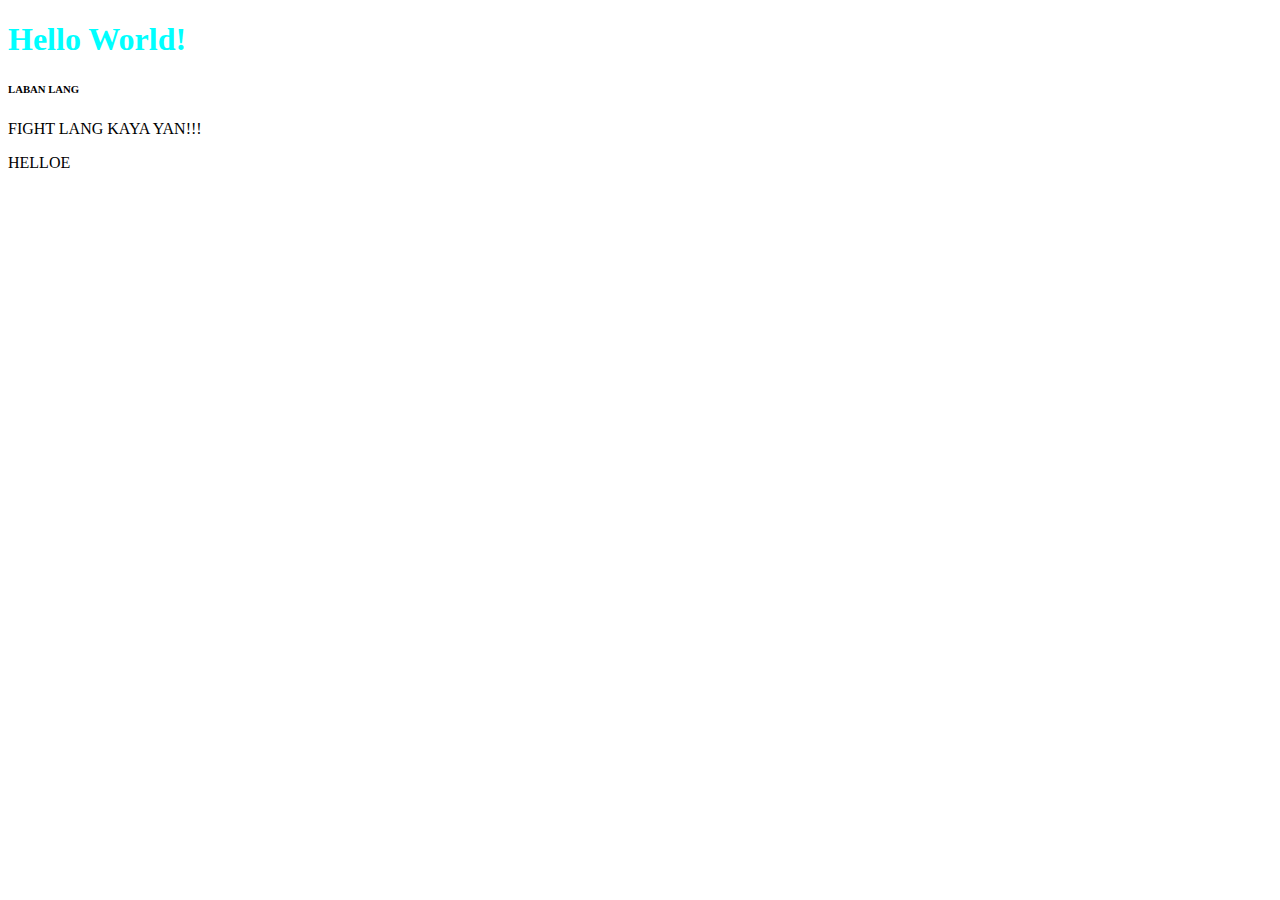
<file: index.html>
<!DOCTYPE html>
<html lang="en">
<head>
    <meta charset="UTF-8">
    <meta name="viewport" content="width=device-width, initial-scale=1.0">
    <title>Mic Test</title>
    <link rel="stylesheet" href="style.css">
</head>
<body>

<h1>Hello World!</h1>
<h6>LABAN LANG </h6>
<article>
    <p>FIGHT LANG KAYA YAN!!!</p>
    <p>HELLOE</p>
</article>

<script src="script.js"></script>
    
</body>
</html>
</file>
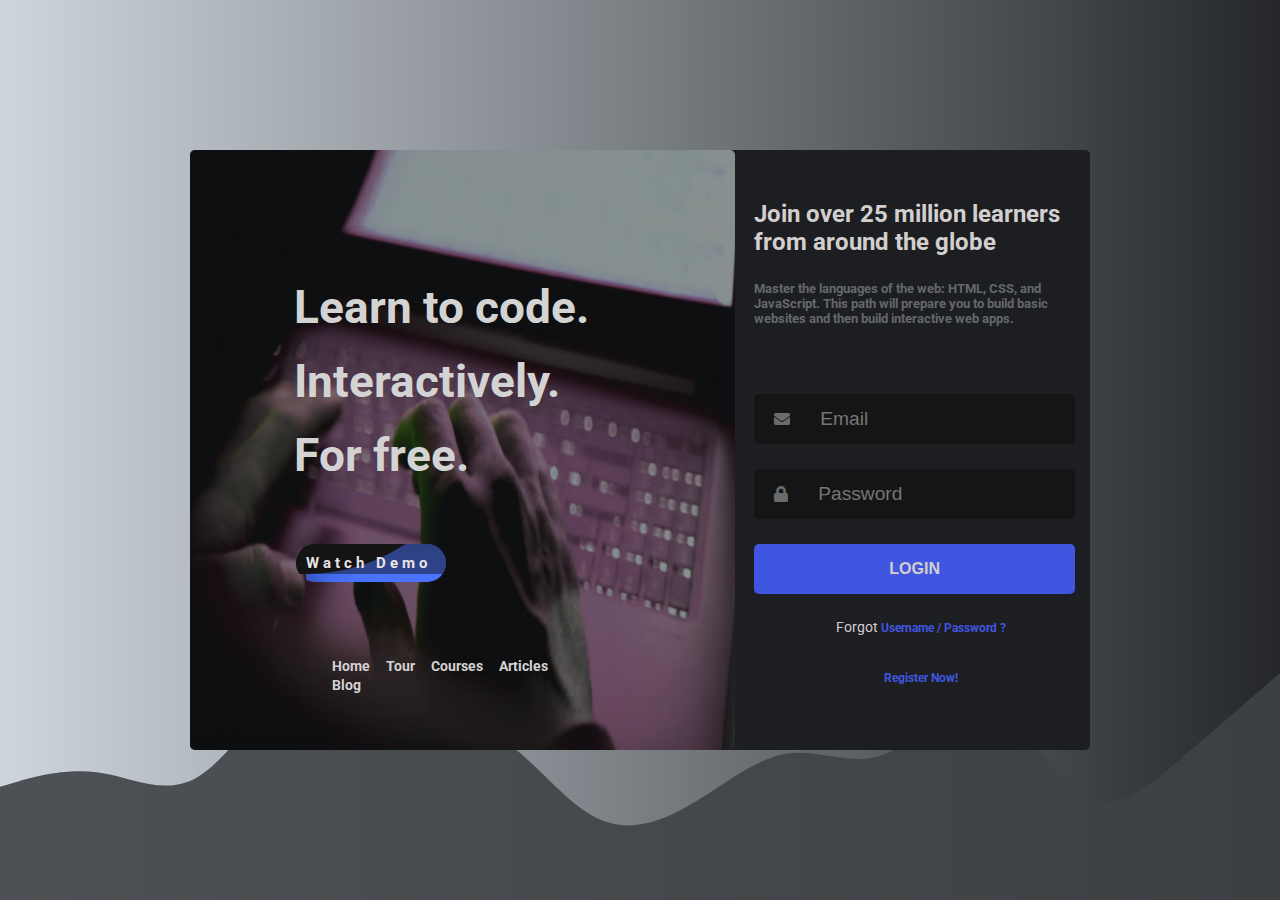
<file: authentication/login.html>
<!DOCTYPE html>
<html>
<head>
    <meta charset="utf-8" />
    <title>Login Form</title>
    <meta name="viewport" content="width=device-width, initial-scale=1.0">
    <link rel="stylesheet" href="https://use.fontawesome.com/releases/v5.3.1/css/all.css" crossorigin="anonymous">
    <link href="https://fonts.googleapis.com/css?family=Roboto:300,400" rel="stylesheet">
    <link rel="stylesheet" href="css/login.css">
    <link rel="icon" type="icon" href="logo.png">
</head>
<body>
    <div id="full_container">
        <div id="left_container">
            <img src="computer.jpg" alt="computer">
            <h1 class="h1_message">
                <li>Learn to code.</li>
                <li>Interactively.</li>
                <li>For free.</li>
            </h1>
            <a id="button" href="#"><span>Watch demo<div class="liquid"></div></span></a>
            <ul class="ul_navi">
			    <li><a href="#">Home</a></li>
                <li><a href="#">Tour</a></li>
                <li><a href="#">Courses</a></li>
			    <li><a href="#">Articles</a></li>
			    <li><a href="#">Blog</a></li>
            </ul>
        </div>

        <div id="right_container">
            <h2>Join over 25 million learners from around the globe</h2>
            <h5>Master the languages of the web: HTML, CSS, and JavaScript. This path will prepare you to build basic websites and then build interactive web apps.</h5><br>
            <div class="input_container">
                <i class="fas fa-envelope"></i>
                <input placeholder="Email" type="email" name="Email" id="field_email" class='input_field'>
            </div>
            <div class="input_container">
                <i class="fas fa-lock"></i>
                <input  placeholder="Password" type="password" name="Password" id="field_password" class='input_field'>
            </div>
            <input type="submit" value="Login" id='input_submit' class='input_field'>
            <span id='forgot'>Forgot <a href="#"> Username / Password ?</a></span>
            <span id='register'>
                <a href="#">Register Now!</a>
            </span>
        </div>
    </div>
    <svg class="wave" xmlns="http://www.w3.org/2000/svg" viewBox="0 0 1440 320"><path fill="#3f4246" fill-opacity="0.9" d="M0,192L18.5,186.7C36.9,181,74,171,111,176C147.7,181,185,203,222,181.3C258.5,160,295,96,332,85.3C369.2,75,406,117,443,128C480,139,517,117,554,133.3C590.8,149,628,203,665,224C701.5,245,738,235,775,213.3C812.3,192,849,160,886,154.7C923.1,149,960,171,997,154.7C1033.8,139,1071,85,1108,96C1144.6,107,1182,181,1218,202.7C1255.4,224,1292,192,1329,160C1366.2,128,1403,96,1422,80L1440,64L1440,320L1421.5,320C1403.1,320,1366,320,1329,320C1292.3,320,1255,320,1218,320C1181.5,320,1145,320,1108,320C1070.8,320,1034,320,997,320C960,320,923,320,886,320C849.2,320,812,320,775,320C738.5,320,702,320,665,320C627.7,320,591,320,554,320C516.9,320,480,320,443,320C406.2,320,369,320,332,320C295.4,320,258,320,222,320C184.6,320,148,320,111,320C73.8,320,37,320,18,320L0,320Z"></path></svg>
</body>
</html>
</file>
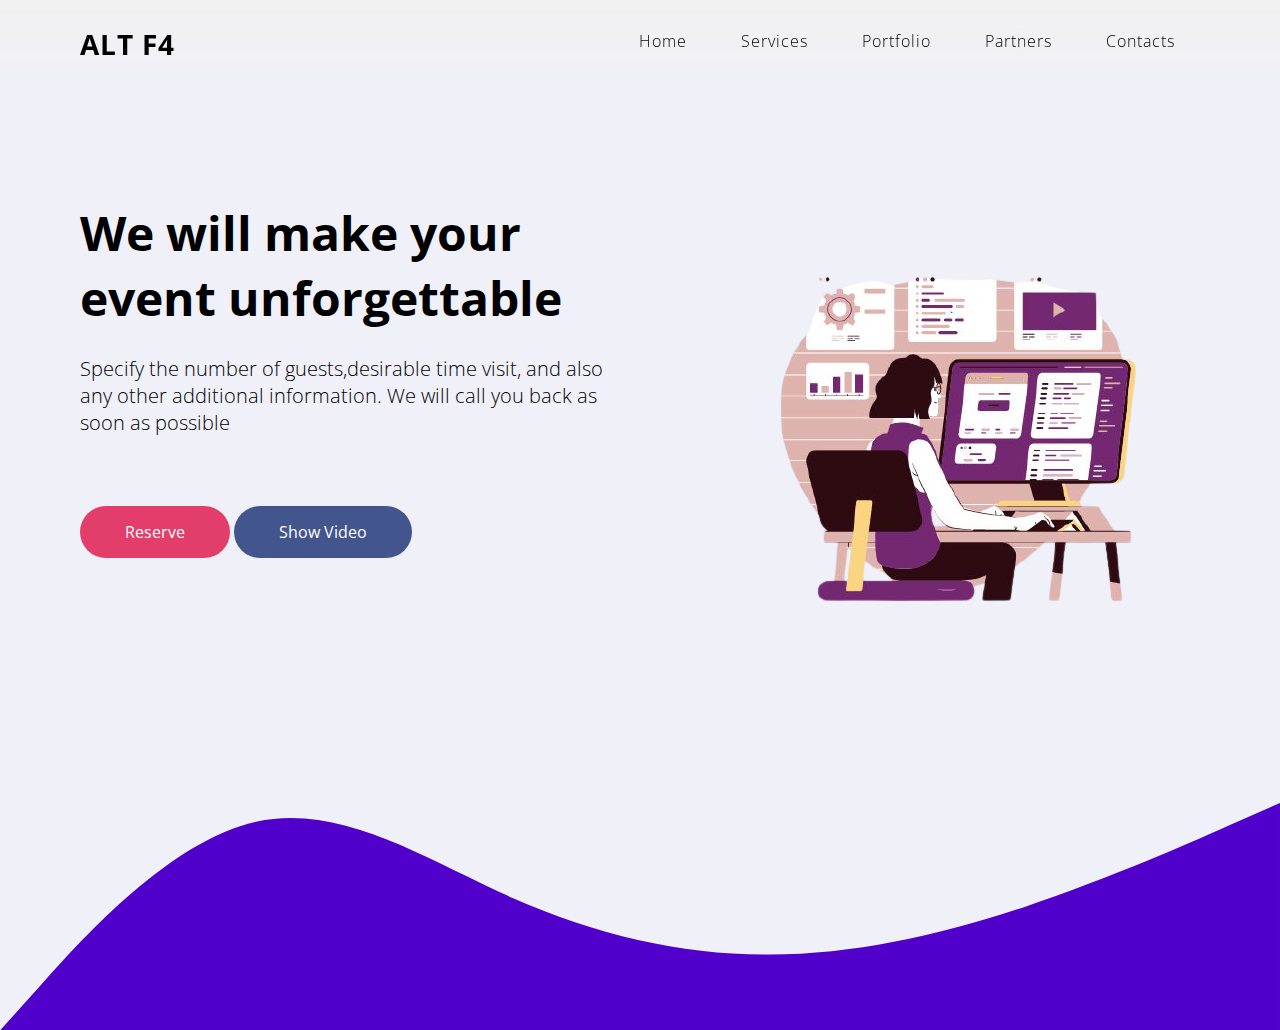
<file: landing/landing.html>
<!DOCTYPE html>
<html lang="en">
<head>
    <meta charset="UTF-8">
    <meta name="viewport" content="width=device-width, initial-scale=1.0">
    <link rel="stylesheet" type="text/css" href="landing.css" />
    <link rel="preconnect" href="https://fonts.gstatic.com">
<link href="https://fonts.googleapis.com/css2?family=Open+Sans:wght@400;800&display=swap" rel="stylesheet">
    <title>Sample Product Landing Page</title>

</head>
<body>
  <div class="wrap">
      <header> 
          <div class="logo">ALT F4
            </div>
          <div class="menu">
            <ul>
                <li><a href="#">Home</a></li>
                <li><a href="#">Services</a></li>
                <li><a href="#">Portfolio</a></li>
                <li><a href="#">Partners</a></li>
                <li><a href="#">Contacts</a></li>
            </ul>
          </div>
      </header>
    <div class="flex-container">
      <div class="content">
          <h1> We will make your event unforgettable</h1>
          <p> Specify the number of guests,desirable time visit, and also any other additional information. We will call you back as soon as possible </p>
            <div class="btn-grp">
                <a href="#" class="color1">Reserve</a>
                <a href="#" class="color2">Show Video</a>
            </div>
      </div>

      <svg class="wave" xmlns="http://www.w3.org/2000/svg" viewBox="0 0 1440 320">
        <path fill="#5000ca" fill-opacity="1" d="M0,320L48,266.7C96,213,192,107,288,85.3C384,64,480,128,576,170.7C672,213,768,235,864,234.7C960,235,1056,213,1152,181.3C1248,149,1344,107,1392,85.3L1440,64L1440,320L1392,320C1344,320,1248,320,1152,320C1056,320,960,320,864,320C768,320,672,320,576,320C480,320,384,320,288,320C192,320,96,320,48,320L0,320Z"></path>
      </svg>
   
    <div class="photo">
        <img src="bla.png">
    </div>
  </div> 
</div>

</body>
</html>
</file>
<file: style.css>
h1{
    color: aqua;
}

h2{
    color: blue;
}
</file>
<file: authentication/css/login.css>
:root {
    --body_gradient_left:#ced6dd;
    --body_gradient_right:#25272a;
    --form_bg: #1c1e21;
    --input_bg: #151516;
    --input_hover: #3f4042;
    --submit_bg: #4056e0;
    --submit_hover: #2f46dd;
    --icon_color: #6b6b6b;
}

* {
    padding: 0;
    margin: 0;
    box-sizing: border-box;
}

body {
    height: 100vh;
    font-family: 'Roboto',
        sans-serif;
    background-image: linear-gradient(to right, var(--body_gradient_left), var(--body_gradient_right));
    display: flex;
}

.wave{
    position: absolute;
    width: 100%;
    bottom: 0px;
    z-index: -1;
}

#full_container {
    width: 900px;
    height: 600px;
    margin: auto;
    background-color: var(--form_bg);
    border-radius: 5px;
    display: grid;
    grid-template-columns: 1.5fr 1fr;
    grid-gap: 1.5vw;
    padding: inherit;
}

#left_container {
    display: flex;
    justify-content: center;
    align-items: center;
    position: relative;
}

#left_container img {
    width: 545px;
    height: 600px;
    border-radius: 5px;
    opacity: 0.5;
    filter: sepia(50%) hue-rotate(90deg);
}

.h1_message {
    position: absolute;
    top: 20%;
    right: 25%;
    float: none;
    list-style-type: none;
}

h1 li {
    font-size: 145%;
    color: rgb(212, 211, 211);
    padding: 10px 10px;
}

#button {
    position: absolute;
    padding: 10px 10px;
    display: inline-flex;
    text-transform: capitalize;
    width: 150px;
    overflow: hidden;
    border-radius: 35px;
    bottom: 28%;
    right: 53%;
    float: none;
  }
  
#button span {
    position: relative;
    color: rgb(231, 227, 227);
    font-size: 15px;
    letter-spacing: 4px;
    z-index: 2;
  }
  
#button .liquid {
    position: absolute;
    top: -40px;
    right: 20px;
    left: 0;
    width: 200px;
    height: 200px;
    background: #4973ff;
    box-shadow: inset 0 0 50px rgba(0, 0, 0, .5);
    transition: .5s;
    z-index: -1;
  }
  
#button .liquid::after,
#button .liquid::before {
    content: '';
    width: 200%;
    height: 200%;
    position: absolute;
    top: -40px;
    left: 40%;
    transform: translate(-75%, -75%);
    background: #000;
  }
  
#button .liquid::before {
    border-radius: 45%;
    background: rgba(20, 20, 20, 1);
    animation: animate 5s linear infinite;
  }
  
#button .liquid::after {    
    border-radius: 45px;
    background: rgba(20, 20, 20, .5);
    animation: animate 10s linear infinite;
  }
  
#button:hover .liquid{
    top: -100px;
  }
  
  @keyframes animate {
    0% {
      transform: translate(-50%, -75%) rotate(0deg);
    }
    100% {
      transform: translate(-50%, -75%) rotate(360deg);
    }
  }

.ul_navi {
    position: absolute;
    top: 50%;
    left: 50%;
    transform: translate(-50%, -50%);
    float: left;
    list-style-type: none;
    margin-top: 225px;
  }

ul li{
    display: inline-block;
}

ul li a{
	text-decoration: none;
	color: rgb(212, 211, 211);
	padding: 5px;
	border: 1px solid transparent;
	transition: 0.6s ease;
}

#right_container {
    display: grid;
    padding: 50px 1.5px 50px 0px;
}

h2, h5{
    text-align: left;
    color: rgb(211, 207, 207);
}

h5{
    color: #65686b;
}


.input_container {
    background-color: var(--input_bg);
    display: flex;
    align-items: center;
    padding-left: 20px;
}

.input_container:hover {
    background-color: var(--input_hover);
}

.input_container,
#input_submit {
    height: 50px;
    border-radius: 5px;
    width: 96%;
}

.input_field {
    color: whitesmoke;
    background-color: inherit;
    width: 90%;
    border: none;
    font-size: 1.2rem;
    font-weight: 400;
    padding-left: 30px;
}

.input_field:hover,
.input_field:focus {
    outline: none;
}

#input_submit {
    background-color: var(--submit_bg);
    padding-left: 0;
    font-weight: bold;
    color:  rgb(211, 207, 207);
    text-transform: uppercase;
    font-size: 1rem;
}

#input_submit:hover {
    background-color: var(--submit_hover);
    transition: background-color, 1s;
    cursor: pointer;
}

#forgot {
    text-align: center;
    font-size: 88%;
    color: rgb(211, 207, 207);
}

#register {
    display: block;
    text-align: center;
    font-size: 88%;
    position: relative;
    top: 10px;
}

a {
    text-decoration: none;
    color: var(--submit_bg);
    font-weight: bold;
    font-size: 88%;
}

a:hover {
    color: var(--submit_hover);
}

i {
    color: var(--icon_color);
}

@media screen and (max-width:768px) {

    #full_container {
        grid-template-columns: 1fr;
        margin-left: 10px;
        margin-right: 10px;
    }

    #left_container {
        display: none;
    }
}
</file>
<file: landing/landing.css>
*{
    margin: 0;
    padding: 0;
    box-sizing: border-box;
    
}
a:hover{
    color: #e33d6b;
    text-decoration: underline;
}
body{
    font-family: 'Open Sans', sans-serif;
    background-color: #f0f0f8;
    overflow: hidden;

}
.wrap{
 
    background-color:#f0f0f8;
    background-blend-mode: overlay;

}
.wave{
    position: absolute;
    width: 100%;
    bottom: -130px;
    color: #7558aa;
    opacity: 1;
}
header{
    position: fixed;
    top: 0;
    left: 0;
    width: 100%;
    padding: 25px 80px;
    background: linear-gradient(to top, transparent, #f1f1f1);
}
header .logo{
     font-size: 28px;
     font-weight: 700;
     color: black;
     float: left;
     letter-spacing: 1px; 
}
header .menu{
    float: right;
    margin-top: 5px;
}
header ul li{
    display: inline-block;
}
header ul li a{
    text-decoration: none;
    font-size: 16px;
    color: black;
    margin: 0 25px;
    font-weight: 300;
    letter-spacing: 1px;
}
.flex-container{
    display: flex;
    flex-wrap: wrap;
}
.content{
    max-width: 55%;
    padding: 200px 80px 0;
    color: black;
    flex: 50%;

}
.content h1{
    font-size: 48px;
}
.content p{
    font-size: 20px;
    padding: 25px 0;
    font-weight: 300;
}
.content .btn-grp{
    margin-top: 45px;
}
.content a{
    display: inline-block;
    padding: 15px 45px;
    text-decoration: none;
    color: white;
    border-radius: 50px;
}
.content a.color1{
    background-color: #e33d6b;
}
.content a.color2{
    background-color: #42558d;
}

.photo{
    display: flex;
    justify-content: center;
    align-items: center;
    height: 100vh;
}
</file>
